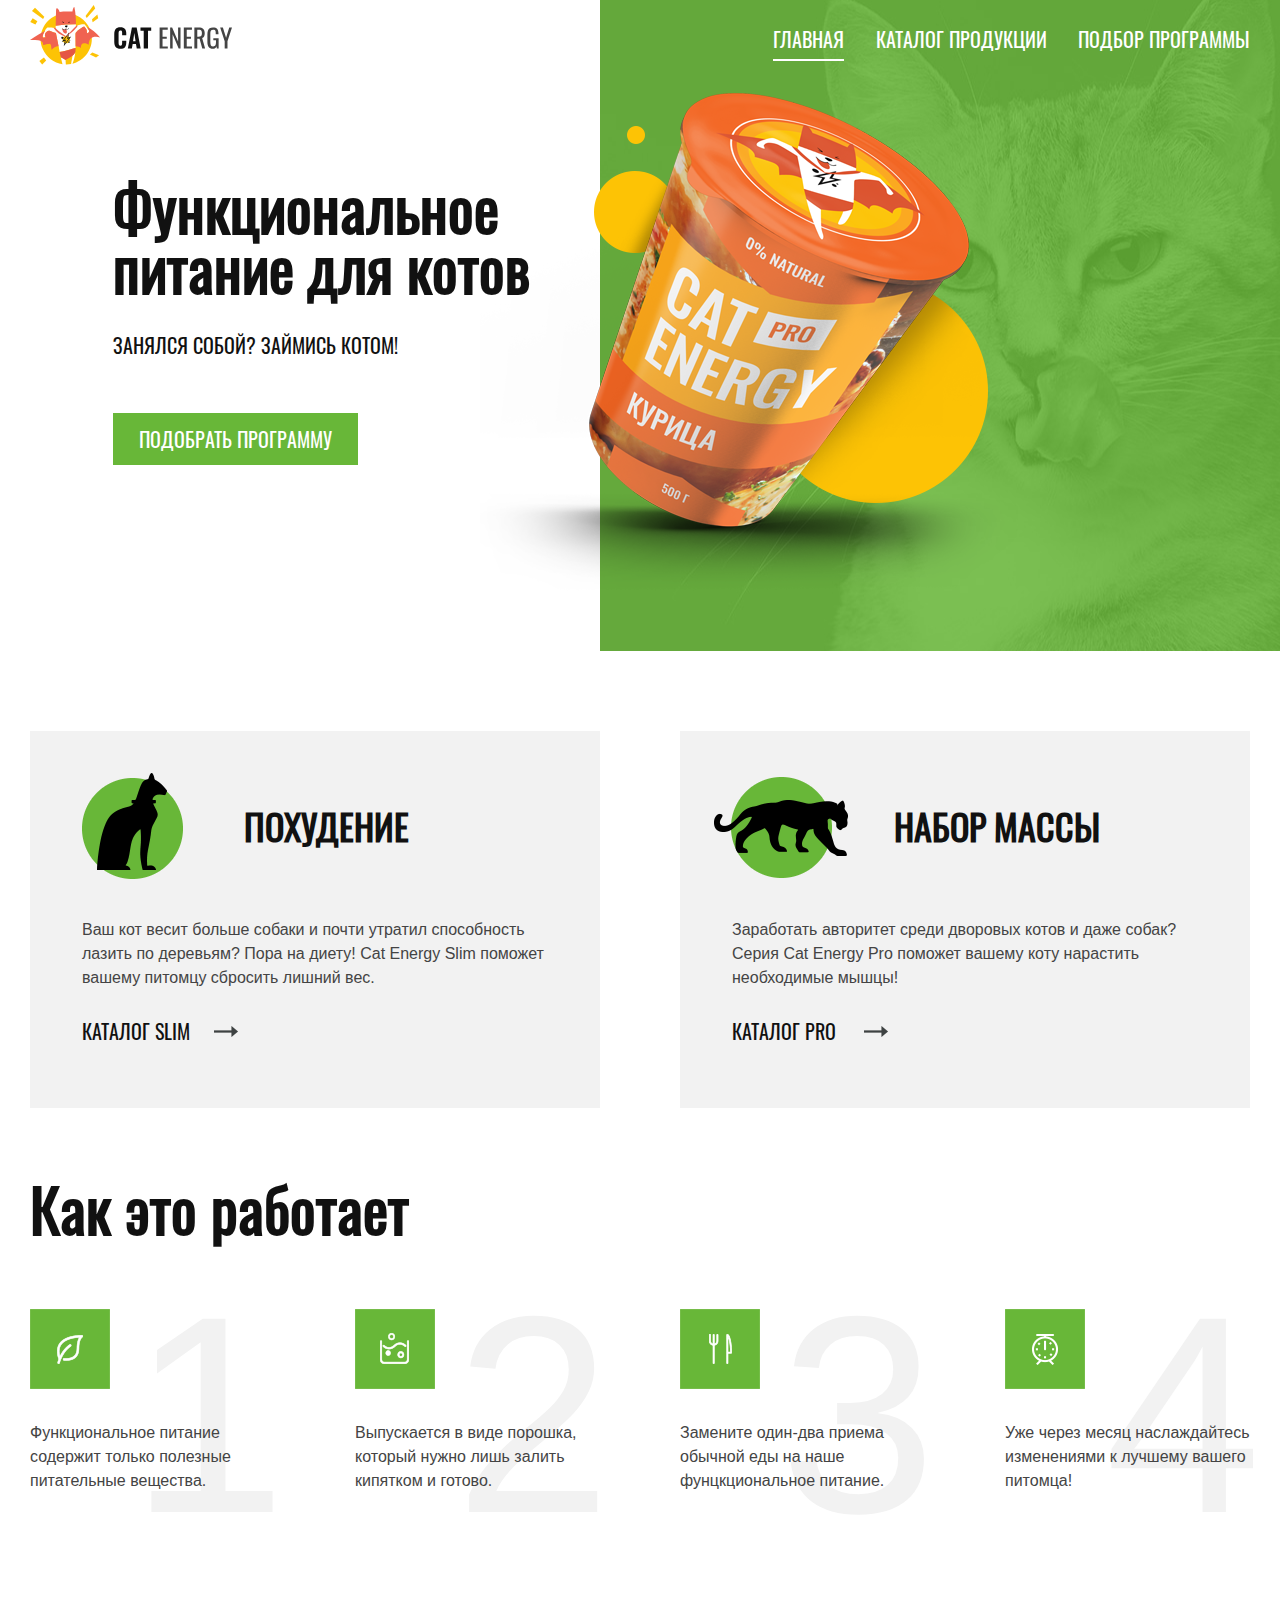
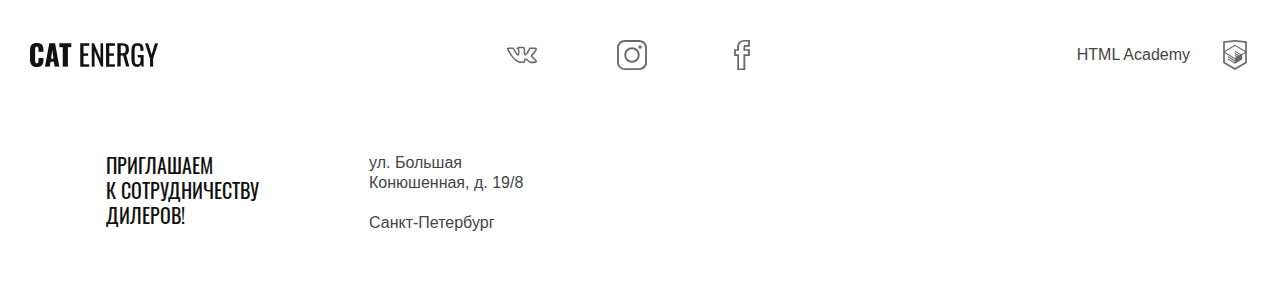
<file: index.html>
<!DOCTYPE html>
<html lang="ru">
  <head>
    <meta charset="UTF-8" />
    <meta http-equiv="X-UA-Compatible" content="IE=edge" />
    <meta name="viewport" content="width=device-width, initial-scale=1.0" />
    <title>Кошачья энергия</title>
    <link rel="stylesheet" href="./styles/index.css" />
    <link rel="manifest" href=".img//manifest.webmanifest"/>
    <link rel="icon" href="./img/favicon.ico" />
    <link rel="icon" href="./img/icon.svg" type="image/svg+xml" />
    <link rel="apple-touch-icon" href="./img/apple-touch-icon.png" />
    <script
      src="https://api-maps.yandex.ru/2.1/?apikey=64c6d996-a560-4a89-a3d6-53d2acb0ecc7&lang=ru_RU"
      type="text/javascript"
    ></script>
    <script src="./js/map.js"></script>
  </head>
  <body>
    <main class="main">
      <div class="main-screen main__wrapper">
        <div class="header__wrapper">
          <header class="header container">
            <a class="header__logo-link" href="#">
              <picture>
                <source
                  media="(max-width:667px)"
                  srcset="./img/logo-mobile.svg"
                />
                <source
                  media="(max-width:768px)"
                  srcset="./img/logo-tablet.svg"
                />

                <img
                  class="header__logo--desktop"
                  src="./img/logo_cat_energy.svg"
                  alt="Логотип Cat Energy"
                />
              </picture>
            </a>
            <img
              class="header__header__logo"
              src="./img/logo-mobile-header.svg"
              width="100"
              height="18"
              alt="Мобильное лого Cat Energy"
            />

            <nav class="header__nav" role="navigation">
              <div class="header__nav-toggle">
                <input type="checkbox" />
                <span></span>
                <span></span>
                <span></span>
                <ul class="header__nav--list">
                  <li class="header__item">
                    <a class="header__link header__link--active" href="#"
                      >Главная</a
                    >
                  </li>
                  <li class="header__item">
                    <a class="header__link" href="#">Каталог продукции</a>
                  </li>
                  <li class="header__item">
                    <a class="header__link" href="#">Подбор программы</a>
                  </li>
                </ul>
              </div>
            </nav>
          </header>
        </div>
        <div class="main-screen__content container">
          <div class="main-screen__text-wrapper">
            <h1 class="main-screen__title">Функциональное питание для котов</h1>
            <p class="main-screen__description">
              Занялся собой? Займись котом!
            </p>
            <img
              class="main-screen__product-tablet"
              src="./img/cat-energy-product.svg"
              width="709"
              height="609"
              alt="Упаковка Cat Energy"
            />
            <button class="main-screen__button button" type="button">
              Подобрать программу
            </button>
          </div>
          <img
            class="main-screen__product-desktop"
            src="./img/cat-energy-product.svg"
            width="552"
            height="500"
            alt="Упаковка Cat Energy"
          />
        </div>
      </div>
      <section class="categories container">
        <div class="categories__card">
          <h3 class="categories__subtitle">Похудение</h3>
          <p class="categories__description description">
            Ваш кот весит больше собаки и почти утратил способность лазить по
            деревьям? Пора на диету! Cat Energy Slim поможет вашему питомцу
            сбросить лишний вес.
          </p>
          <button class="categories__button button" type="button">
            Каталог Slim
          </button>
        </div>
        <div class="categories__card">
          <h3 class="categories__subtitle">Набор Массы</h3>
          <p class="categories__description description">
            Заработать авторитет среди дворовых котов и даже собак? Серия Cat
            Energy Pro поможет вашему коту нарастить необходимые мышцы!
          </p>
          <button class="categories__button button" type="button">
            Каталог Pro
          </button>
        </div>
      </section>

      <section class="advantages container">
        <h2 class="advantages__title title">Как это работает</h2>
        <ol class="advantages__list">
          <li class="advantages__description description">
            <p class="advantages__text">
              Функциональное питание содержит только полезные питательные
              вещества.
            </p>
          </li>
          <li class="advantages__description description">
            <p class="advantages__text">
              Выпускается в виде порошка, который нужно лишь залить кипятком и
              готово.
            </p>
          </li>
          <li class="advantages__description description">
            <p class="advantages__text">
              Замените один-два приема обычной еды на наше фунцкциональное
              питание.
            </p>
          </li>
          <li class="advantages__description description">
            <p class="advantages__text">
              Уже через месяц наслаждайтесь изменениями к лучшему вашего
              питомца!
            </p>
          </li>
        </ol>
      </section>

      <!-- <section class="example">
        <div class="container">
          <h2 class="example__title title">Живой пример</h2>
        </div>

        <div class="example__wrap">
          <div class="example__container">
            <div class="example__text-wrap">
              <p class="example__description description">
                Борис сбросил 5 кг за 2 месяца, просто заменив свой обычный корм
                на Cat Energy Slim. Отличный результат без изнуряющих
                тренировок! При этом он не менял своих привычек и по-прежнему
                спит по 16 часов в день.
              </p>
              <div class="example__shell">
                <div class="example__means">
                  <div class="example__mean line-weight">
                    <b class="example__main-text">5 кг</b>
                    <p class="example__secondary-text">снижение веса</p>
                  </div>
                  <div class="example__mean line-time">
                    <b class="example__main-text">60 дней</b>
                    <p class="example__secondary-text">затрачено времени</p>
                  </div>
                </div>
                <div class="example__total">
                  <p class="example__sum">Затраты на питание:</p>
                  <p class="example__sum">15 000 руб.</p>
                </div>
              </div>
            </div>

            <div class="example__slider-wrap">
              <div class="example__after">
                <img
                  class="example__after-cat"
                  src="./img/before-desktop.png"
                  alt="Форма кошки до"
                />
              </div>

              <div class="example__before">
                <img
                  class="example__before-cat"
                  src="./img/after-desktop.png"
                  alt="Форма кошки после"
                />
              </div>
              <div class="example__controls">
                <button class="example__btn" class="before" type="button">
                  Было
                </button>

                <input
                  type="range"
                  min="1"
                  max="100"
                  value="50"
                  class="slider"
                  class="myRange"
                />
                <button class="example__btn" class="after" type="button">
                  Стало
                </button>
              </div>
            </div>
          </div>
        </div>
      </section> -->

      <section class="maps">
        <div class="map__container">
          <div class="map__content">
            <p class="map__cooperation">
              Приглашаем <br />
              к сотрудничеству дилеров!
            </p>
            <div class="map__text-wrap">
              <p class="map__adress">ул. Большая Конюшенная, д. 19/8</p>
              <p class="map__adress">Санкт-Петербург</p>
            </div>
          </div>
        </div>

        <div class="map"></div>
      </section>
    </main>

    <footer class="footer">
      <div class="footer__wrapper container">
        <a class="footer__link" href="#">
          <img
            class="footer__logo"
            src="./img/footer-logo.svg"
            width="128"
            height="24"
            alt="Логотип Cat Energy"
          />
        </a>

        <ul class="footer-socials">
          <li class="footer__item">
            <a class="footer__link" href="#">
              <svg class="footer__img">
                <use xlink:href="./img/sprite.svg#icon-vk"></use>
              </svg>
            </a>
          </li>
          <li class="footer__item">
            <a class="footer__link" href="#">
              <svg class="footer__img">
                <use xlink:href="./img/sprite.svg#icon-insta"></use>
              </svg>
            </a>
          </li>
          <li class="footer__item">
            <a class="footer__link" href="#">
              <svg class="footer__img">
                <use xlink:href="./img/sprite.svg#icon-fb"></use>
              </svg>
            </a>
          </li>
        </ul>
        <div class="footer__copyright copyright">
          <p class="copyright__text">HTML Academy</p>
          <a class="copyright__link" href="#"
            ><svg class="footer__img">
              <use xlink:href="./img/sprite.svg#logo-htmlacademy"></use>
            </svg>
          </a>
        </div>
      </div>
    </footer>
    <script src="./js/slider.js"></script>
  </body>
</html>
</file>
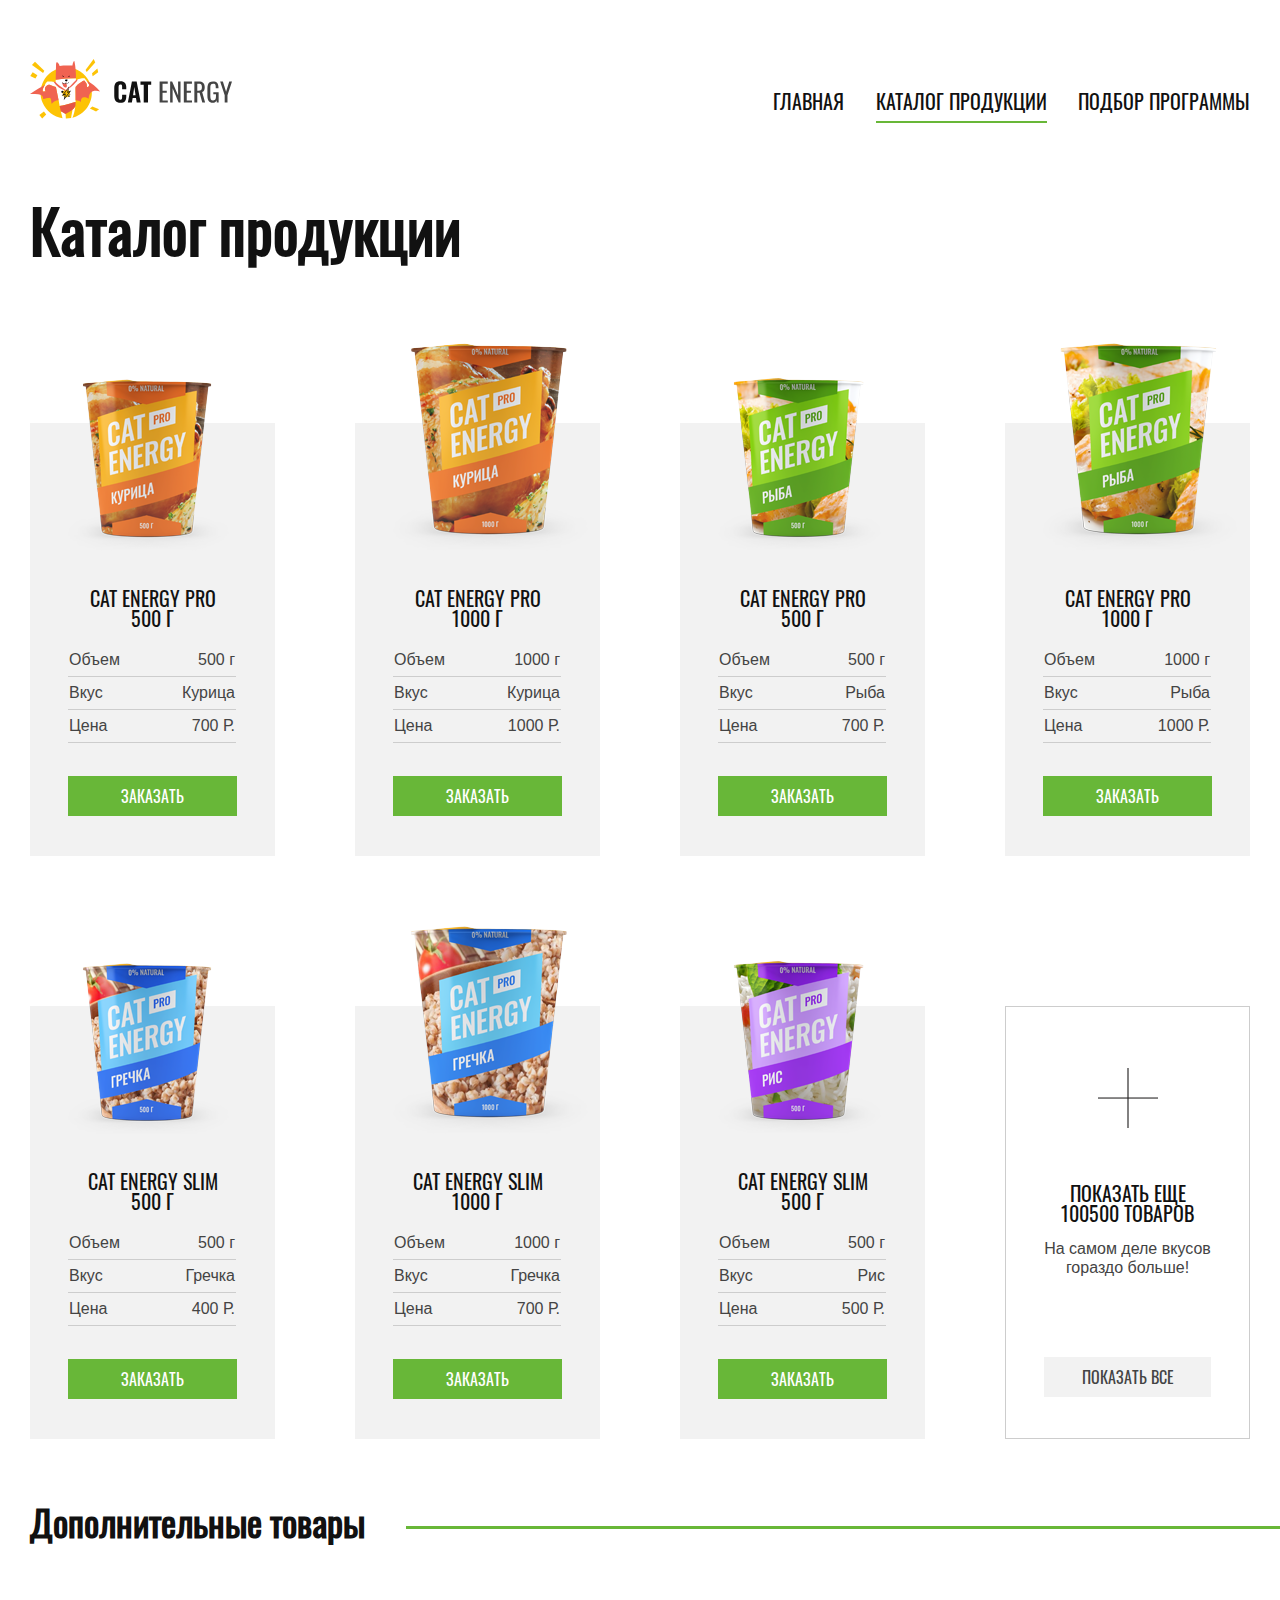
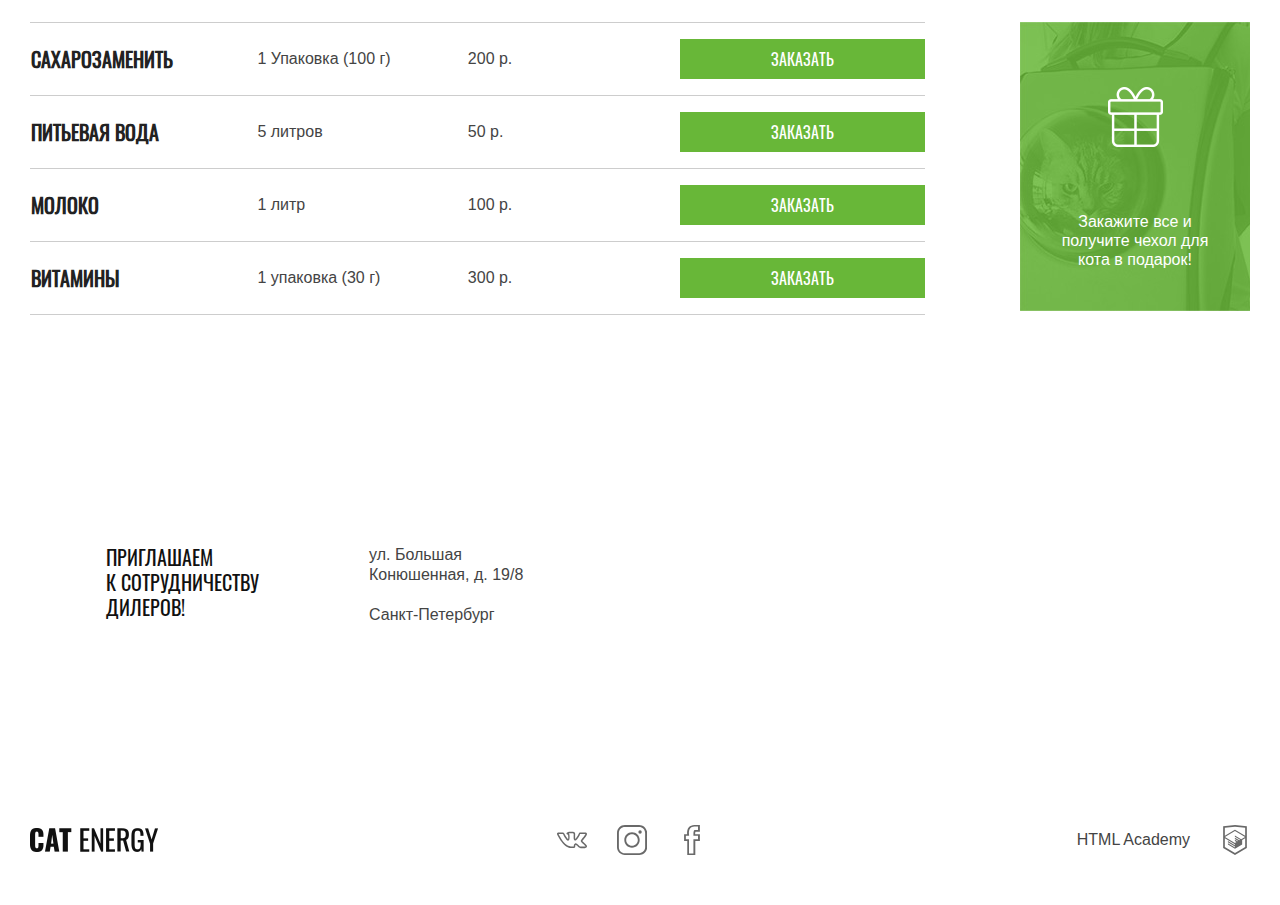
<file: catalog/index.html>
<!DOCTYPE html>
<html lang="ru">
  <head>
    <meta charset="UTF-8" />
    <meta http-equiv="X-UA-Compatible" content="IE=edge" />
    <meta name="viewport" content="width=device-width, initial-scale=1.0" />
    <title>Каталог</title>
    <link rel="stylesheet" href="./styles/index.css" />
    <link rel="manifest" href="..img//manifest.webmanifest" />
    <link rel="icon" href="../img/favicon.ico" />
    <link rel="icon" href="../img/icon.svg" type="image/svg+xml" />
    <link rel="apple-touch-icon" href="../img/apple-touch-icon.png" />
    <script
      src="https://api-maps.yandex.ru/2.1/?apikey=64c6d996-a560-4a89-a3d6-53d2acb0ecc7&lang=ru_RU"
      type="text/javascript"
    ></script>
    <script src="./js/map.js"></script>
  </head>
  <body>
    <main class="main">
      <div class="header__wrapper">
        <header class="header container">
          <a class="header__logo-link" href="#">
            <picture>
              <source
                media="(max-width:667px)"
                srcset="../img/logo-mobile.svg"
              />
              <source
                media="(max-width:768px)"
                srcset="../img/logo-tablet.svg"
              />

              <img
                class="header__logo--desktop"
                src="../img/logo_cat_energy.svg"
                alt="Логотип Cat Energy"
              />
            </picture>
          </a>
          <img
            class="header__header__logo"
            src="../img/logo-mobile-header.svg"
            width="100"
            height="18"
            alt="Мобильное лого Cat Energy"
          />

          <nav class="header__nav" role="navigation">
            <div class="header__nav-toggle">
              <input type="checkbox" />
              <span></span>
              <span></span>
              <span></span>
              <ul class="header__nav--list">
                <li class="header__item">
                  <a class="header__link" href="#">Главная</a>
                </li>
                <li class="header__item">
                  <a class="header__link header__link--active" href="#"
                    >Каталог продукции</a
                  >
                </li>
                <li class="header__item">
                  <a class="header__link" href="#">Подбор программы</a>
                </li>
              </ul>
            </div>
          </nav>
        </header>
      </div>

      <section class="catalog container">
        <h2 class="catalog__title title">Каталог продукции</h2>
        <ul class="catalog__list">
          <li class="catalog__item">
            <div class="catalog__pic-align">
              <img
                class="catalog__picture"
                src="../img/catalog-chicken-500.svg"
                width="161"
                height="172"
                alt="Вкус курицы упаковка 500 грамм"
              />
            </div>
            <b class="catalog__name">Cat Energy PRO 500 г</b>

            <table class="catalog__table">
              <tr class="catalog__string">
                <td class="catalog__cell">Объем</td>
                <td class="catalog__cell">500 г</td>
              </tr>
              <tr class="catalog__string">
                <td class="catalog__cell">Вкус</td>
                <td class="catalog__cell">Курица</td>
              </tr>
              <tr class="catalog__string">
                <td class="catalog__cell">Цена</td>
                <td class="catalog__cell">700 Р.</td>
              </tr>
            </table>
            <button class="catalog__btn button" type="button">Заказать</button>
          </li>
          <li class="catalog__item">
            <div class="catalog__pic-align">
              <img
                class="catalog__picture"
                src="../img/catalog-chicken-1000.svg"
                width="195"
                height="208"
                alt="Вкус курицы упаковка 1000 грамм"
              />
            </div>

            <b class="catalog__name">Cat Energy PRO 1000 г</b>

            <table class="catalog__table">
              <tr class="catalog__string">
                <td class="catalog__cell">Объем</td>
                <td class="catalog__cell">1000 г</td>
              </tr>
              <tr class="catalog__string">
                <td class="catalog__cell">Вкус</td>
                <td class="catalog__cell">Курица</td>
              </tr>
              <tr class="catalog__string">
                <td class="catalog__cell">Цена</td>
                <td class="catalog__cell">1000 Р.</td>
              </tr>
            </table>
            <button class="catalog__btn button" type="button">Заказать</button>
          </li>
          <li class="catalog__item">
            <div class="catalog__pic-align">
              <img
                class="catalog__picture"
                src="../img/catalog-fish-500.svg"
                width="163"
                height="174"
                alt="Вкус рыбы упаковка 500 грамм"
              />
              <b class="catalog__name">Cat Energy PRO 500 г</b>
            </div>

            <table class="catalog__table">
              <tr class="catalog__string">
                <td class="catalog__cell">Объем</td>
                <td class="catalog__cell">500 г</td>
              </tr>
              <tr class="catalog__string">
                <td class="catalog__cell">Вкус</td>
                <td class="catalog__cell">Рыба</td>
              </tr>
              <tr class="catalog__string">
                <td class="catalog__cell">Цена</td>
                <td class="catalog__cell">700 Р.</td>
              </tr>
            </table>
            <button class="catalog__btn button" type="button">Заказать</button>
          </li>
          <li class="catalog__item">
            <div class="catalog__pic-align">
              <img
                class="catalog__picture"
                src="../img/catalog-fish-1000.svg"
                width="194"
                height="208"
                alt="Вкус рыбы упаковка 1000 грамм"
              />
            </div>
            <b class="catalog__name">Cat Energy PRO 1000 г</b>

            <table class="catalog__table">
              <tr class="catalog__string">
                <td class="catalog__cell">Объем</td>
                <td class="catalog__cell">1000 г</td>
              </tr>
              <tr class="catalog__string">
                <td class="catalog__cell">Вкус</td>
                <td class="catalog__cell">Рыба</td>
              </tr>
              <tr class="catalog__string">
                <td class="catalog__cell">Цена</td>
                <td class="catalog__cell">1000 Р.</td>
              </tr>
            </table>
            <button class="catalog__btn button" type="button">Заказать</button>
          </li>
          <li class="catalog__item">
            <div class="catalog__pic-align">
              <img
                class="catalog__picture"
                src="../img/catalog-buckwheat-500.svg"
                width="161"
                height="171"
                alt="Вкус гречи упаковка 500 грамм"
              />
            </div>
            <b class="catalog__name">Cat Energy SLIM 500 г</b>

            <table class="catalog__table">
              <tr class="catalog__string">
                <td class="catalog__cell">Объем</td>
                <td class="catalog__cell">500 г</td>
              </tr>
              <tr class="catalog__string">
                <td class="catalog__cell">Вкус</td>
                <td class="catalog__cell">Гречка</td>
              </tr>
              <tr class="catalog__string">
                <td class="catalog__cell">Цена</td>
                <td class="catalog__cell">400 Р.</td>
              </tr>
            </table>
            <button class="catalog__btn button" type="button">Заказать</button>
          </li>
          <li class="catalog__item">
            <div class="catalog__pic-align">
              <img
                class="catalog__picture"
                src="../img/catalog-buckwheat-1000.svg"
                width="195"
                height="208"
                alt="Вкус гречи упаковка 1000 грамм"
              />
            </div>
            <b class="catalog__name">Cat Energy SLIM 1000 г</b>

            <table class="catalog__table">
              <tr class="catalog__string">
                <td class="catalog__cell">Объем</td>
                <td class="catalog__cell">1000 г</td>
              </tr>
              <tr class="catalog__string">
                <td class="catalog__cell">Вкус</td>
                <td class="catalog__cell">Гречка</td>
              </tr>
              <tr class="catalog__string">
                <td class="catalog__cell">Цена</td>
                <td class="catalog__cell">700 Р.</td>
              </tr>
            </table>
            <button class="catalog__btn button" type="button">Заказать</button>
          </li>
          <li class="catalog__item">
            <div class="catalog__pic-align">
              <img
                class="catalog__picture"
                src="../img/catalog-rice-500.svg"
                width="163"
                height="174"
                alt="Вкус риса упаковка 500 грамм"
              />
            </div>
            <b class="catalog__name">Cat Energy SLIM 500 г</b>

            <table class="catalog__table">
              <tr class="catalog__string">
                <td class="catalog__cell">Объем</td>
                <td class="catalog__cell">500 г</td>
              </tr>
              <tr class="catalog__string">
                <td class="catalog__cell">Вкус</td>
                <td class="catalog__cell">Рис</td>
              </tr>
              <tr class="catalog__string">
                <td class="catalog__cell">Цена</td>
                <td class="catalog__cell">500 Р.</td>
              </tr>
            </table>
            <button class="catalog__btn button" type="button">Заказать</button>
          </li>
          <li class="catalog__item">
            <img
              class="catalog__plus"
              src="../img/plus.svg"
              width="60"
              height="60"
              alt="Вкус риса упаковка 500 грамм"
            />
            <b class="catalog__name catalog__product"
              >Показать еще 100500 товаров</b
            >
            <p class="catalog__description">
              На самом деле вкусов гораздо больше!
            </p>
            <button class="catalog__btn--disabled button" type="button">
              Показать все
            </button>
          </li>
        </ul>
      </section>

      <section class="more-goods">
        <div class="more-goods__line"></div>
        <div class="more-goods__wrapper container">
          <h3 class="more-goods__title">Дополнительные товары</h3>

          <div class="more-goods__flex-cont">
            <table class="more-goods__table">
              <tr class="more-goods__row">
                <th class="more-goods__name" id="more-goods__name-1">
                  Сахарозаменить
                </th>
                <td class="more-goods__cell">1 Упаковка (100 г)</td>
                <td class="more-goods__cell">200 р.</td>
                <td class="more-goods__cell">
                  <button
                    class="more-goods__btn button"
                    type="button"
                    id="more-goods__btn-1"
                  >
                    Заказать
                  </button>
                </td>
              </tr>
              <tr class="more-goods__row">
                <th class="more-goods__name" id="more-goods__name-2">
                  Питьевая вода
                </th>
                <td class="more-goods__cell">5 литров</td>
                <td class="more-goods__cell">50 р.</td>
                <td class="more-goods__cell">
                  <button
                    class="more-goods__btn button"
                    type="button"
                    id="more-goods__btn-2"
                  >
                    Заказать
                  </button>
                </td>
              </tr>
              <tr class="more-goods__row">
                <th class="more-goods__name" id="more-goods__name-3">Молоко</th>
                <td class="more-goods__cell">1 литр</td>
                <td class="more-goods__cell">100 р.</td>
                <td class="more-goods__cell">
                  <button
                    class="more-goods__btn button"
                    type="button"
                    id="more-goods__btn-3"
                  >
                    Заказать
                  </button>
                </td>
              </tr>
              <tr class="more-goods__row">
                <th class="more-goods__name" id="more-goods__name-4">
                  Витамины
                </th>
                <td class="more-goods__cell">1 упаковка (30 г)</td>
                <td class="more-goods__cell">300 р.</td>
                <td class="more-goods__cell">
                  <button
                    class="more-goods__btn button"
                    type="button"
                    id="more-goods__btn-4"
                  >
                    Заказать
                  </button>
                </td>
              </tr>
            </table>
            <div class="more-goods__gift">
              <img
                class="more-goods__gift-pic"
                src="../img/gift.svg"
                width="55"
                height="65"
                alt="Подарок"
              />
              <p class="more-goods__offer">
                Закажите все и получите чехол для кота в подарок!
              </p>
            </div>
          </div>
        </div>
      </section>

      <section class="maps">
        <div class="map__container">
          <div class="map__content">
            <p class="map__cooperation">
              Приглашаем <br />
              к сотрудничеству дилеров!
            </p>
            <div class="map__text-wrap">
              <p class="map__adress">ул. Большая Конюшенная, д. 19/8</p>
              <p class="map__adress">Санкт-Петербург</p>
            </div>
          </div>
        </div>

        <div id="map"></div>
      </section>
    </main>
    <footer class="footer">
      <div class="footer__wrapper container">
        <a class="footer__link" href="#">
          <img
            class="footer__logo"
            src="../img/footer-logo.svg"
            width="128"
            height="24"
            alt="Логотип Cat Energy"
          />
        </a>

        <ul class="footer-socials">
          <li class="footer__item">
            <a class="footer__link" href="#">
              <svg class="footer__img">
                <use xlink:href="../img/sprite.svg#icon-vk"></use>
              </svg>
            </a>
          </li>
          <li class="footer__item">
            <a class="footer__link" href="#">
              <svg class="footer__img">
                <use xlink:href="../img/sprite.svg#icon-insta"></use>
              </svg>
            </a>
          </li>
          <li class="footer__item">
            <a class="footer__link" href="#">
              <svg class="footer__img">
                <use xlink:href="../img/sprite.svg#icon-fb"></use>
              </svg>
            </a>
          </li>
        </ul>
        <div class="footer__copyright copyright">
          <p class="copyright__text">HTML Academy</p>
          <a class="copyright__link" href="#"
            ><svg class="footer__img">
              <use xlink:href="../img/sprite.svg#logo-htmlacademy"></use>
            </svg>
          </a>
        </div>
      </div>
    </footer>
  </body>
</html>
</file>
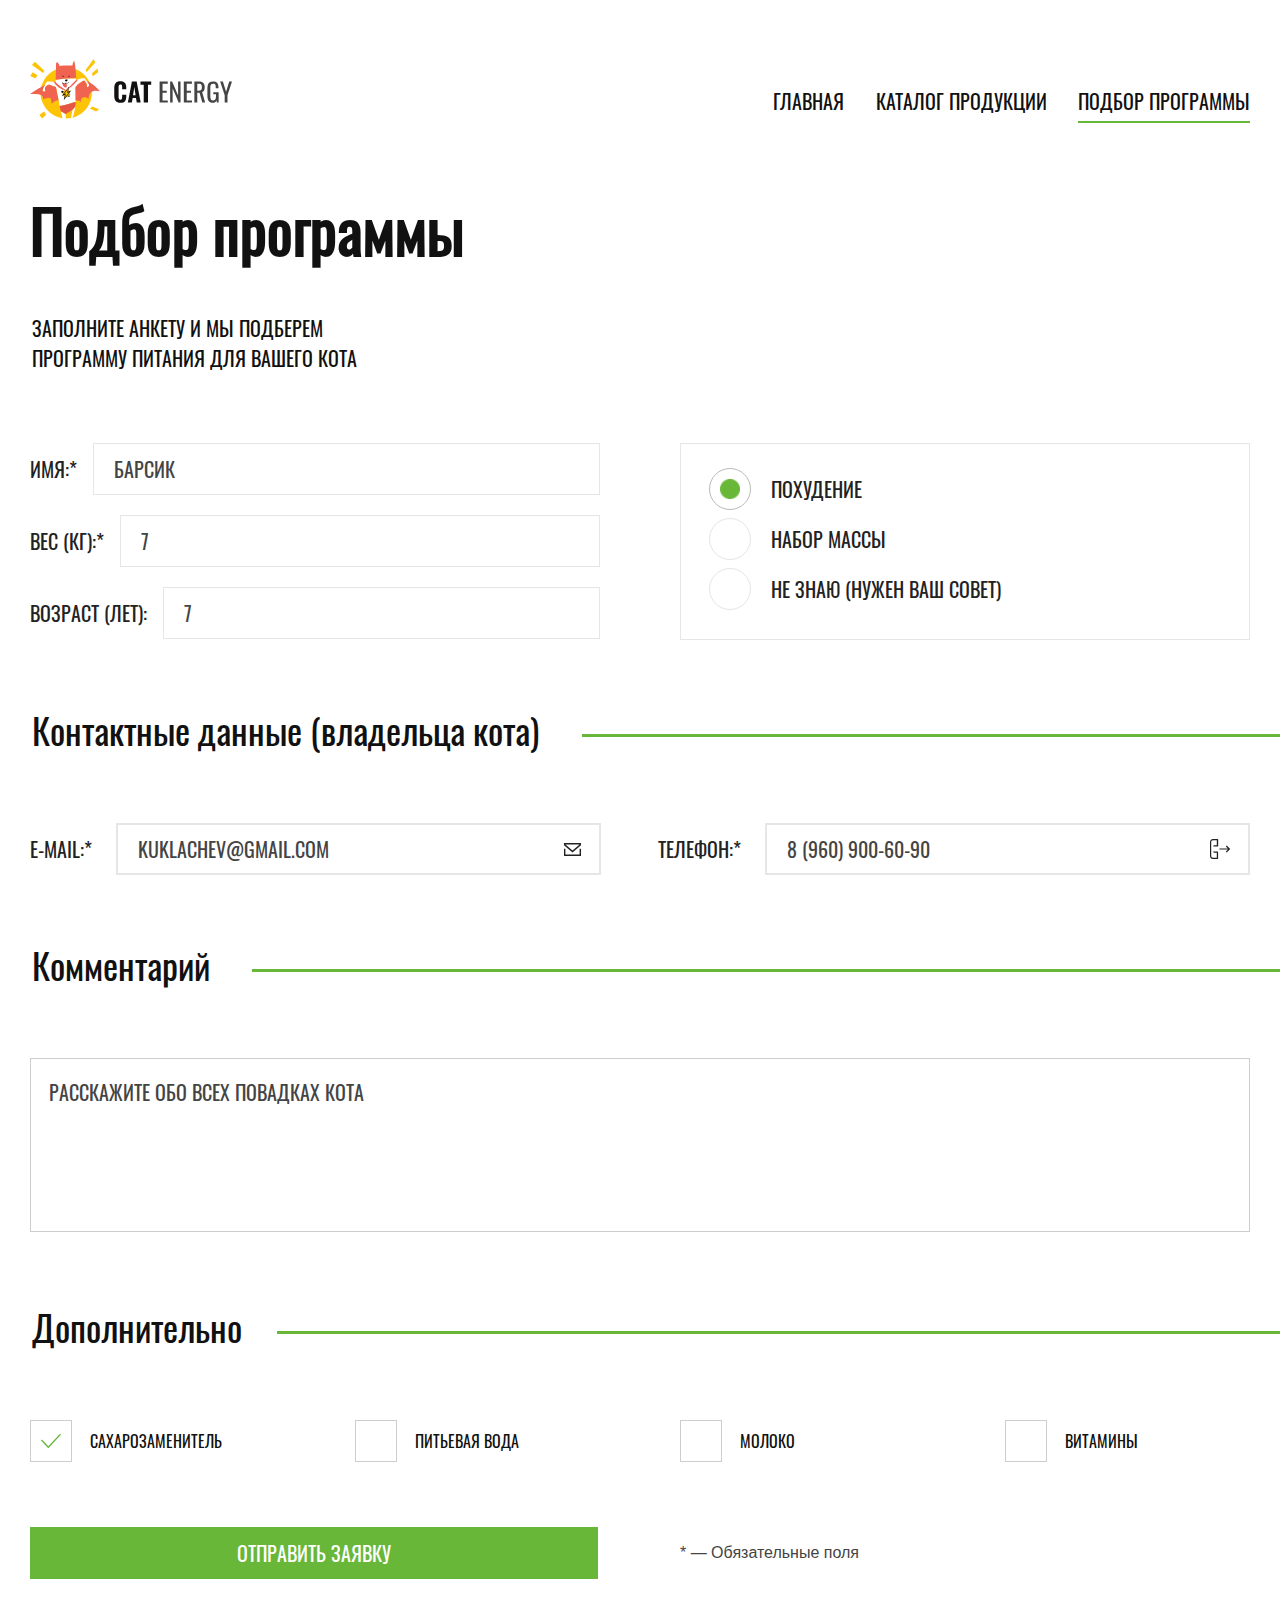
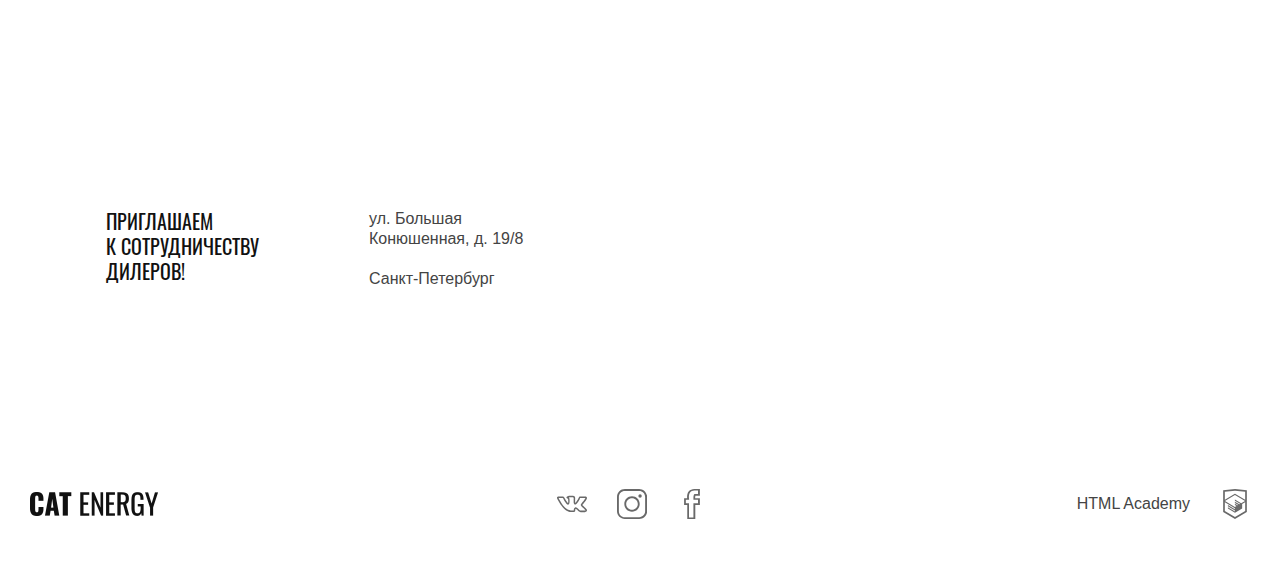
<file: program/index.html>
<!DOCTYPE html>
<html lang="ru">
  <head>
    <meta charset="UTF-8" />
    <meta http-equiv="X-UA-Compatible" content="IE=edge" />
    <meta name="viewport" content="width=device-width, initial-scale=1.0" />
    <title>Подбор программы</title>
    <link rel="stylesheet" href="./styles/index.css" />
    <link rel="manifest" href="..img//manifest.webmanifest"/>
    <link rel="icon" href="../img/favicon.ico" />
    <link rel="icon" href="../img/icon.svg" type="image/svg+xml" />
    <link rel="apple-touch-icon" href="../img/apple-touch-icon.png" />
    <script
      src="https://api-maps.yandex.ru/2.1/?apikey=64c6d996-a560-4a89-a3d6-53d2acb0ecc7&lang=ru_RU"
      type="text/javascript"
    ></script>
    <script src="./js/map.js"></script>
  </head>
  <body>
    <main class="main">
      <div class="header__wrapper">
        <header class="header container">
          <a class="header__logo-link" href="#">
            <picture>
              <source
                media="(max-width:667px)"
                srcset="../img/logo-mobile.svg"
              />
              <source
                media="(max-width:812px)"
                srcset="../img/logo-tablet.svg"
              />

              <img
                class="header__logo--desktop"
                src="../img/logo_cat_energy.svg"
                alt="Логотип Cat Energy"
              />
            </picture>
          </a>
          <img
            class="header__header__logo"
            src="../img/logo-mobile-header.svg"
            width="100"
            height="18"
            alt="Мобильное лого Cat Energy"
          />

          <nav class="header__nav" role="navigation">
            <div class="header__nav-toggle">
              <input type="checkbox" />
              <span></span>
              <span></span>
              <span></span>
              <ul class="header__nav--list">
                <li class="header__item">
                  <a class="header__link" href="#">Главная</a>
                </li>
                <li class="header__item">
                  <a class="header__link" href="#">Каталог продукции</a>
                </li>
                <li class="header__item">
                  <a class="header__link header__link--active" href="#"
                    >Подбор программы</a
                  >
                </li>
              </ul>
            </div>
          </nav>
        </header>
      </div>

      <div class="select-program container">
        <h2 class="select-program__title title">Подбор программы</h2>
        <form class="select-program__form" action="" method="GET">
          <legend class="select-program__decription">
            Заполните анкету и мы подберем программу питания для вашего кота
          </legend>
          <div class="select-program__wrap">
            <ul class="select-program__input-data">
              <li class="select-program__item">
                <label class="select-program__text" for="name">Имя:*</label>
                <input
                  class="select-program__input"
                  id="name"
                  type="text"
                  name="name"
                  placeholder="Барсик"
                />
              </li>
              <li class="select-program__item">
                <label class="select-program__text" for="weight"
                  >Вес (кг):*</label
                >
                <input
                  class="select-program__input"
                  id="weight"
                  type="number"
                  name="weight"
                  placeholder="7"
                />
              </li>
              <li class="select-program__item">
                <label class="select-program__text" for="age"
                  >Возраст (лет):</label
                >
                <input
                  class="select-program__input"
                  id="age"
                  type="number"
                  name="age"
                  placeholder="7"
                />
              </li>
            </ul>
            <ul class="select-program__radio-data">
              <li class="select-program__item-radio">
                <input
                  class="select-program__radio"
                  id="slimming"
                  type="radio"
                  name="target"
                  checked
                />
                <label class="select-program__text" for="slimming"
                  >Похудение</label
                >
              </li>
              <li class="select-program__item-radio">
                <input
                  class="select-program__radio"
                  id="weight-gain"
                  type="radio"
                  name="target"
                />
                <label class="select-program__text" for="weight-gain"
                  >Набор массы</label
                >
              </li>
              <li class="select-program__item-radio">
                <input
                  class="select-program__radio"
                  id="not-know"
                  type="radio"
                  name="target"
                />
                <label class="select-program__text" for="not-know"
                  >Не знаю (Нужен ваш совет)</label
                >
              </li>
            </ul>
          </div>

          <fieldset class="contacts">
            <div class="subtitle__line contacts__subtitle__line"></div>
            <legend class="contacts__subtitle subtitle">
              Контактные данные (владельца кота)
            </legend>
            <ul class="contacts__data" role="none">
              <li class="contacts__item">
                <label class="contacts__text" for="mail">E-mail:*</label>
                <input
                  class="contacts__input"
                  id="mail"
                  type="email"
                  name="mail"
                  placeholder="kuklachev@gmail.com"
                />
                <svg class="contacts__pic-mail">
                  <use xlink:href="../img/sprite.svg#icon-mail"></use>
                </svg>
              </li>
              <li class="contacts__item">
                <label class="contacts__text" for="phone">Телефон:*</label>
                <input
                  class="contacts__input"
                  id="phone"
                  type="tel"
                  name="phone"
                  placeholder="8 (960) 900-60-90"
                />
                <svg class="contacts__pic-phone">
                  <use xlink:href="../img/sprite.svg#icon-phone"></use>
                </svg>
              </li>
            </ul>
          </fieldset>

          <fieldset class="comments">
            <div class="subtitle__line"></div>
            <legend class="comments__subtitle subtitle">Комментарий</legend>
            <textarea
              class="comments__textarea"
              name="text"
              placeholder="Расскажите обо всех повадках кота"
            ></textarea>
          </fieldset>

          <fieldset class="additionally">
            <div class="subtitle__line"></div>
            <legend class="additionally__subtitle subtitle">
              Дополнительно
            </legend>
            <ul class="additionally__list">
              <li class="additionally__item">
                <input
                  class="additionally__input"
                  id="sweetener"
                  type="checkbox"
                  name="sweetener"
                  checked
                />
                <label class="additionally__text" for="sweetener"
                  >Сахарозаменитель</label
                >
              </li>
              <li class="additionally__item">
                <input
                  class="additionally__input"
                  id="water"
                  type="checkbox"
                  name="water"
                />
                <label class="additionally__text" for="water"
                  >Питьевая вода</label
                >
              </li>
              <li class="additionally__item">
                <input
                  class="additionally__input"
                  id="milk"
                  type="checkbox"
                  name="milk"
                />
                <label class="additionally__text" for="milk">Молоко</label>
              </li>
              <li class="additionally__item">
                <input
                  class="additionally__input"
                  id="vitamins"
                  type="checkbox"
                  name="vitamins"
                />
                <label class="additionally__text" for="vitamins"
                  >Витамины</label
                >
              </li>
            </ul>
          </fieldset>
          <div class="select-program__submit">
            <input
              class="select-program__btn button"
              type="submit"
              value="Отправить заявку"
            />
            <p class="select-program__required-fields">* — Обязательные поля</p>
          </div>
        </form>
      </div>

      <section class="maps">
        <div class="map__container">
          <div class="map__content">
            <p class="map__cooperation">
              Приглашаем <br />
              к сотрудничеству дилеров!
            </p>
            <div class="map__text-wrap">
              <p class="map__adress">ул. Большая Конюшенная, д. 19/8</p>
              <p class="map__adress">Санкт-Петербург</p>
            </div>
          </div>
        </div>

        <div id="map"></div>
      </section>
    </main>
    <footer class="footer">
      <div class="footer__wrapper container">
        <a class="footer__link" href="#">
          <img
            class="footer__logo"
            src="../img/footer-logo.svg"
            width="128"
            height="24"
            alt="Логотип Cat Energy"
          />
        </a>

        <ul class="footer-socials">
          <li class="footer__item">
            <a class="footer__link" href="#">
              <svg class="footer__img">
                <use xlink:href="../img/sprite.svg#icon-vk"></use>
              </svg>
            </a>
          </li>
          <li class="footer__item">
            <a class="footer__link" href="#">
              <svg class="footer__img">
                <use xlink:href="../img/sprite.svg#icon-insta"></use>
              </svg>
            </a>
          </li>
          <li class="footer__item">
            <a class="footer__link" href="#">
              <svg class="footer__img">
                <use xlink:href="../img/sprite.svg#icon-fb"></use>
              </svg>
            </a>
          </li>
        </ul>
        <div class="footer__copyright copyright">
          <p class="copyright__text">HTML Academy</p>
          <a class="copyright__link" href="#"
            ><svg class="footer__img">
              <use xlink:href="../img/sprite.svg#logo-htmlacademy"></use>
            </svg>
          </a>
        </div>
      </div>
    </footer>
  </body>
</html>
</file>
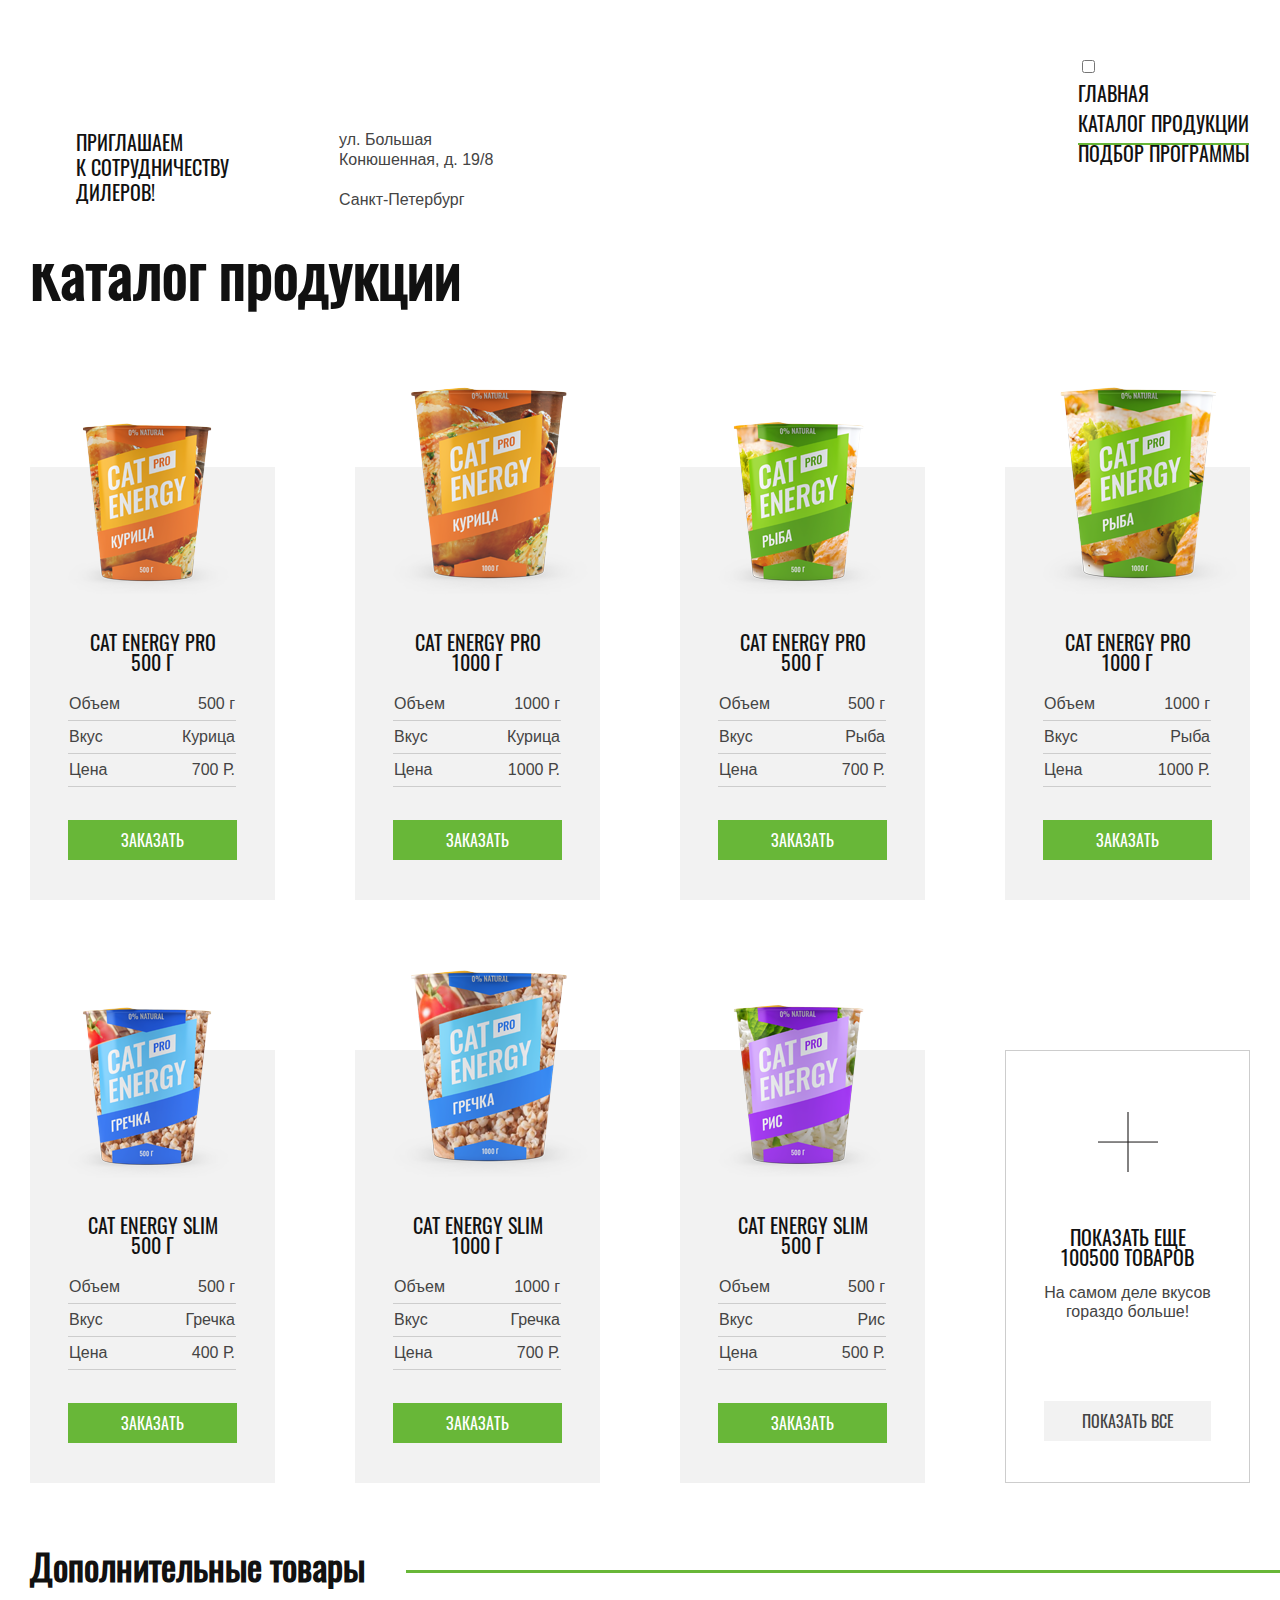
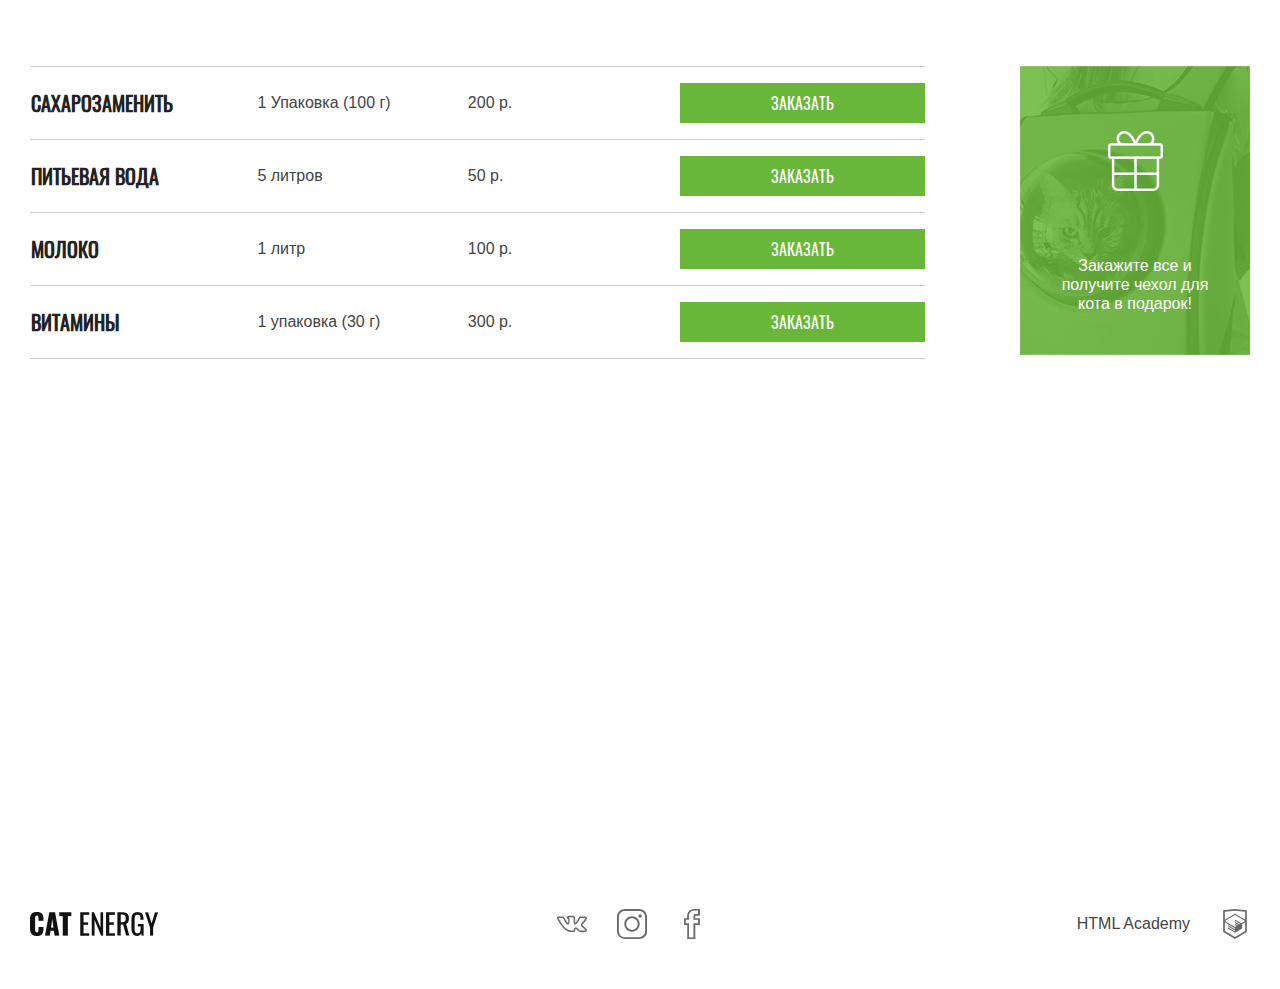
<file: catalog/catalog.html>
<!DOCTYPE html>
<html lang="ru">
  <head>
    <meta charset="UTF-8" />
    <meta http-equiv="X-UA-Compatible" content="IE=edge" />
    <meta name="viewport" content="width=device-width, initial-scale=1.0" />
    <title>Каталог</title>
    <link rel="stylesheet" href="./styles/index.css" />
    <script
      src="https://api-maps.yandex.ru/2.1/?apikey=64c6d996-a560-4a89-a3d6-53d2acb0ecc7&lang=ru_RU"
      type="text/javascript"
    ></script>
    <script src="./js/map.js"></script>
  </head>
  <body>
    <main class="main">
      <div class="header__wrapper">
        <header class="header container">
          <a class="header__logo-link" href="#">
            <picture>
              <source
                media="(max-width:667px)"
                srcset="../img/logo-mobile.svg"
              />
              <source
                media="(max-width:768px)"
                srcset="../img/logo-tablet.svg"
              />

              <img
                class="header__logo--desktop"
                src="../img/logo_cat_energy.svg"
                alt="Логотип Cat Energy"
              />
            </picture>
          </a>
          <img
            class="header__header__logo"
            src="../img/logo-mobile-header.svg"
            width="100"
            height="18"
            alt="Мобильное лого Cat Energy"
          />

          <nav class="header__nav" role="navigation">
            <div id="header__nav__toggle">
              <input type="checkbox" />
              <span></span>
              <span></span>
              <span></span>
              <ul id="header__nav--list">
                <li class="header__item">
                  <a class="header__link" href="#"
                    >Главная</a
                  >
                </li>
                <li class="header__item">
                  <a class="header__link  header__link--active" href="#">Каталог продукции</a>
                </li>
                <li class="header__item">
                  <a class="header__link" href="#">Подбор программы</a>
                </li>
              </ul>
            </div>
          </nav>
        </header>
      </div>

      <section class="catalog container">
        <h2 class="catalog__title title">Каталог продукции</h2>
        <ul class="catalog__list">
          <li class="catalog__item">
            <div class="catalog__pic-align">
              <img
                class="catalog__picture"
                src="../img/catalog-chicken-500.svg"
                width="161"
                height="172"
                alt="Вкус курицы упаковка 500 грамм"
              />
            </div>
            <b class="catalog__name">Cat Energy PRO 500 г</b>

            <table class="catalog__table">
              <tr class="catalog__string">
                <td class="catalog__cell">Объем</td>
                <td class="catalog__cell">500 г</td>
              </tr>
              <tr class="catalog__string">
                <td class="catalog__cell">Вкус</td>
                <td class="catalog__cell">Курица</td>
              </tr>
              <tr class="catalog__string">
                <td class="catalog__cell">Цена</td>
                <td class="catalog__cell">700 Р.</td>
              </tr>
            </table>
            <button class="catalog__btn button" type="button">Заказать</button>
          </li>
          <li class="catalog__item">
            <div class="catalog__pic-align">
              <img
                class="catalog__picture"
                src="../img/catalog-chicken-1000.svg"
                width="195"
                height="208"
                alt="Вкус курицы упаковка 1000 грамм"
              />
            </div>

            <b class="catalog__name">Cat Energy PRO 1000 г</b>

            <table class="catalog__table">
              <tr class="catalog__string">
                <td class="catalog__cell">Объем</td>
                <td class="catalog__cell">1000 г</td>
              </tr>
              <tr class="catalog__string">
                <td class="catalog__cell">Вкус</td>
                <td class="catalog__cell">Курица</td>
              </tr>
              <tr class="catalog__string">
                <td class="catalog__cell">Цена</td>
                <td class="catalog__cell">1000 Р.</td>
              </tr>
            </table>
            <button class="catalog__btn button" type="button">Заказать</button>
          </li>
          <li class="catalog__item">
            <div class="catalog__pic-align">
              <img
                class="catalog__picture"
                src="../img/catalog-fish-500.svg"
                width="163"
                height="174"
                alt="Вкус рыбы упаковка 500 грамм"
              />
              <b class="catalog__name">Cat Energy PRO 500 г</b>
            </div>

            <table class="catalog__table">
              <tr class="catalog__string">
                <td class="catalog__cell">Объем</td>
                <td class="catalog__cell">500 г</td>
              </tr>
              <tr class="catalog__string">
                <td class="catalog__cell">Вкус</td>
                <td class="catalog__cell">Рыба</td>
              </tr>
              <tr class="catalog__string">
                <td class="catalog__cell">Цена</td>
                <td class="catalog__cell">700 Р.</td>
              </tr>
            </table>
            <button class="catalog__btn button" type="button">Заказать</button>
          </li>
          <li class="catalog__item">
            <div class="catalog__pic-align">
              <img
                class="catalog__picture"
                src="../img/catalog-fish-1000.svg"
                width="194"
                height="208"
                alt="Вкус рыбы упаковка 1000 грамм"
              />
            </div>
            <b class="catalog__name">Cat Energy PRO 1000 г</b>

            <table class="catalog__table">
              <tr class="catalog__string">
                <td class="catalog__cell">Объем</td>
                <td class="catalog__cell">1000 г</td>
              </tr>
              <tr class="catalog__string">
                <td class="catalog__cell">Вкус</td>
                <td class="catalog__cell">Рыба</td>
              </tr>
              <tr class="catalog__string">
                <td class="catalog__cell">Цена</td>
                <td class="catalog__cell">1000 Р.</td>
              </tr>
            </table>
            <button class="catalog__btn button" type="button">Заказать</button>
          </li>
          <li class="catalog__item">
            <div class="catalog__pic-align">
              <img
                class="catalog__picture"
                src="../img/catalog-buckwheat-500.svg"
                width="161"
                height="171"
                alt="Вкус гречи упаковка 500 грамм"
              />
            </div>
            <b class="catalog__name">Cat Energy SLIM 500 г</b>

            <table class="catalog__table">
              <tr class="catalog__string">
                <td class="catalog__cell">Объем</td>
                <td class="catalog__cell">500 г</td>
              </tr>
              <tr class="catalog__string">
                <td class="catalog__cell">Вкус</td>
                <td class="catalog__cell">Гречка</td>
              </tr>
              <tr class="catalog__string">
                <td class="catalog__cell">Цена</td>
                <td class="catalog__cell">400 Р.</td>
              </tr>
            </table>
            <button class="catalog__btn button" type="button">Заказать</button>
          </li>
          <li class="catalog__item">
            <div class="catalog__pic-align">
              <img
                class="catalog__picture"
                src="../img/catalog-buckwheat-1000.svg"
                width="195"
                height="208"
                alt="Вкус гречи упаковка 1000 грамм"
              />
            </div>
            <b class="catalog__name">Cat Energy SLIM 1000 г</b>

            <table class="catalog__table">
              <tr class="catalog__string">
                <td class="catalog__cell">Объем</td>
                <td class="catalog__cell">1000 г</td>
              </tr>
              <tr class="catalog__string">
                <td class="catalog__cell">Вкус</td>
                <td class="catalog__cell">Гречка</td>
              </tr>
              <tr class="catalog__string">
                <td class="catalog__cell">Цена</td>
                <td class="catalog__cell">700 Р.</td>
              </tr>
            </table>
            <button class="catalog__btn button" type="button">Заказать</button>
          </li>
          <li class="catalog__item">
            <div class="catalog__pic-align">
              <img
                class="catalog__picture"
                src="../img/catalog-rice-500.svg"
                width="163"
                height="174"
                alt="Вкус риса упаковка 500 грамм"
              />
            </div>
            <b class="catalog__name">Cat Energy SLIM 500 г</b>

            <table class="catalog__table">
              <tr class="catalog__string">
                <td class="catalog__cell">Объем</td>
                <td class="catalog__cell">500 г</td>
              </tr>
              <tr class="catalog__string">
                <td class="catalog__cell">Вкус</td>
                <td class="catalog__cell">Рис</td>
              </tr>
              <tr class="catalog__string">
                <td class="catalog__cell">Цена</td>
                <td class="catalog__cell">500 Р.</td>
              </tr>
            </table>
            <button class="catalog__btn button" type="button">Заказать</button>
          </li>
          <li class="catalog__item">
            <img
              class="catalog__plus"
              src="../img/plus.svg"
              width="60"
              height="60"
              alt="Вкус риса упаковка 500 грамм"
            />
            <b class="catalog__name catalog__product">Показать еще 100500 товаров</b>
            <p class="catalog__description">
              На самом деле вкусов гораздо больше!
            </p>
            <button class="catalog__btn--disabled button" type="button">
              Показать все
            </button>
          </li>
        </ul>
      </section>

      <section class="more-goods">
        <div class="more-goods__line"></div>
        <div class="more-goods__wrapper container">
          <h3 class="more-goods__title">Дополнительные товары</h3>

          <div class="more-goods__flex-cont">
            <table class="more-goods__table">
              <tr class="more-goods__row">
                <th class="more-goods__name" id="more-goods__name-1">Сахарозаменить</th>
                <td class="more-goods__cell">1 Упаковка (100 г)</td>
                <td class="more-goods__cell">200 р.</td>
                <td class="more-goods__cell">
                  <button class="more-goods__btn button" type="button" id="more-goods__btn-1">
                    Заказать
                  </button>
                </td>
              </tr>
              <tr class="more-goods__row">
                <th class="more-goods__name" id="more-goods__name-2">Питьевая вода</th>
                <td class="more-goods__cell">5 литров</td>
                <td class="more-goods__cell">50 р.</td>
                <td class="more-goods__cell">
                  <button class="more-goods__btn button" type="button" id="more-goods__btn-2">
                    Заказать
                  </button>
                </td>
              </tr>
              <tr class="more-goods__row">
                <th class="more-goods__name" id="more-goods__name-3">Молоко</th>
                <td class="more-goods__cell">1 литр</td>
                <td class="more-goods__cell">100 р.</td>
                <td class="more-goods__cell">
                  <button class="more-goods__btn button" type="button"  id="more-goods__btn-3">
                    Заказать
                  </button>
                </td>
              </tr>
              <tr class="more-goods__row">
                <th class="more-goods__name" id="more-goods__name-4">Витамины</th>
                <td class="more-goods__cell">1 упаковка (30 г)</td>
                <td class="more-goods__cell">300 р.</td>
                <td class="more-goods__cell">
                  <button class="more-goods__btn button" type="button"  id="more-goods__btn-4">
                    Заказать
                  </button>
                </td>
              </tr>
            </table>
            <div class="more-goods__gift">
              <img
                class="more-goods__gift-pic"
                src="../img/gift.svg"
                width="55"
                height="65"
                alt="Подарок"
              />
              <p class="more-goods__offer">
                Закажите все и получите чехол для кота в подарок!
              </p>
            </div>
          </div>
        </div>
      </section>

      <section class="maps">
        <div class="container">
          <div class="map__content">
            <p class="map__cooperation">
              Приглашаем <br />
              к сотрудничеству дилеров!
            </p>
            <div class="map__text-wrap">
              <p class="map__adress">ул. Большая Конюшенная, д. 19/8</p>
              <p class="map__adress">Санкт-Петербург</p>
            </div>
          </div>
        </div>

        <div id="map"></div>
      </section>
    </main>
    <footer class="footer">
      <div class="footer__wrapper container">
        <a class="footer__link" href="#">
          <img
            class="footer__logo"
            src="../img/footer-logo.svg"
            width="128"
            height="24"
            alt="Логотип Cat Energy"
          />
        </a>

        <ul class="footer-socials">
          <li class="footer__item">
            <a class="footer__link" href="#">
              <svg class="footer__img">
                <use xlink:href="../img/sprite.svg#icon-vk"></use>
              </svg>
            </a>
          </li>
          <li class="footer__item">
            <a class="footer__link" href="#">
              <svg class="footer__img">
                <use xlink:href="../img/sprite.svg#icon-insta"></use>
              </svg>
            </a>
          </li>
          <li class="footer__item">
            <a class="footer__link" href="#">
              <svg class="footer__img">
                <use xlink:href="../img/sprite.svg#icon-fb"></use>
              </svg>
            </a>
          </li>
        </ul>
        <div class="footer__copyright copyright">
          <p class="copyright__text">HTML Academy</p>
          <a class="copyright__link" href="#"
            ><svg class="footer__img">
              <use xlink:href="../img/sprite.svg#logo-htmlacademy"></use>
            </svg>
          </a>
        </div>
      </div>
    </footer>
  </body>
</html>
</file>
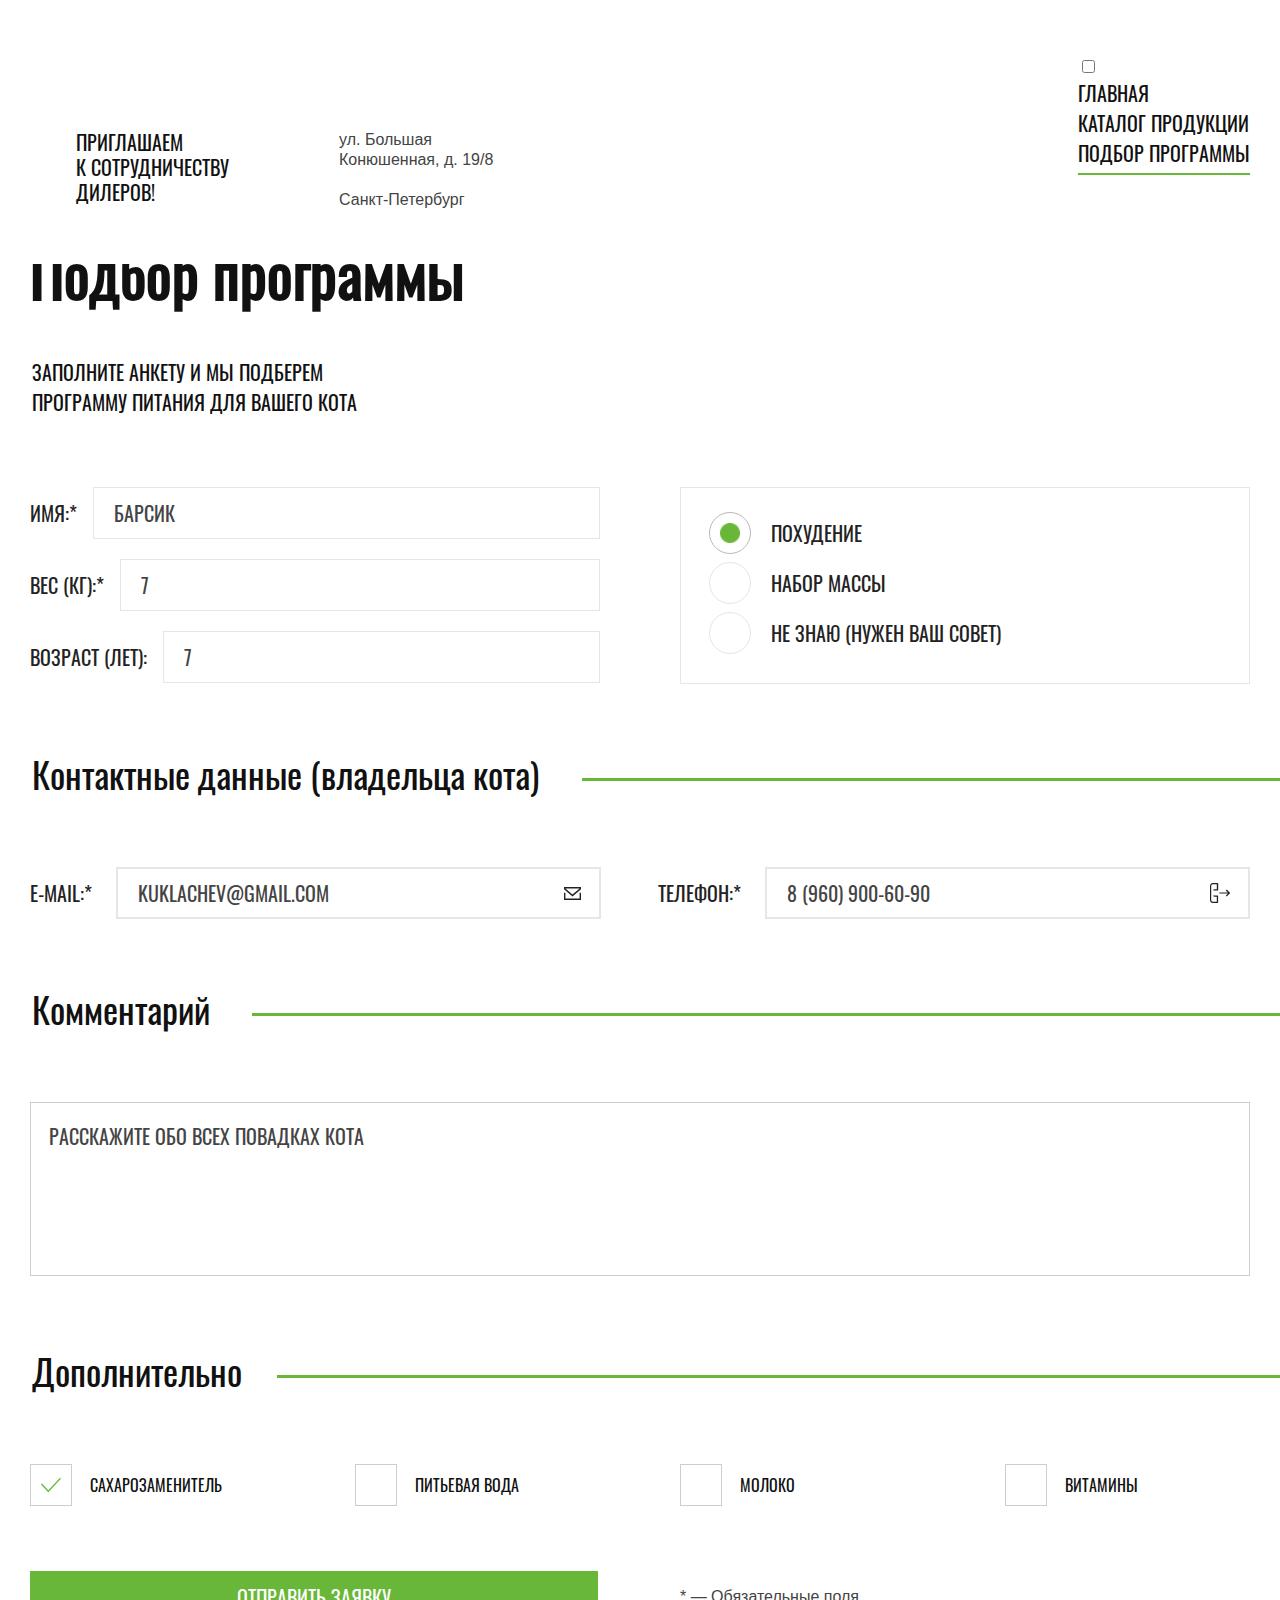
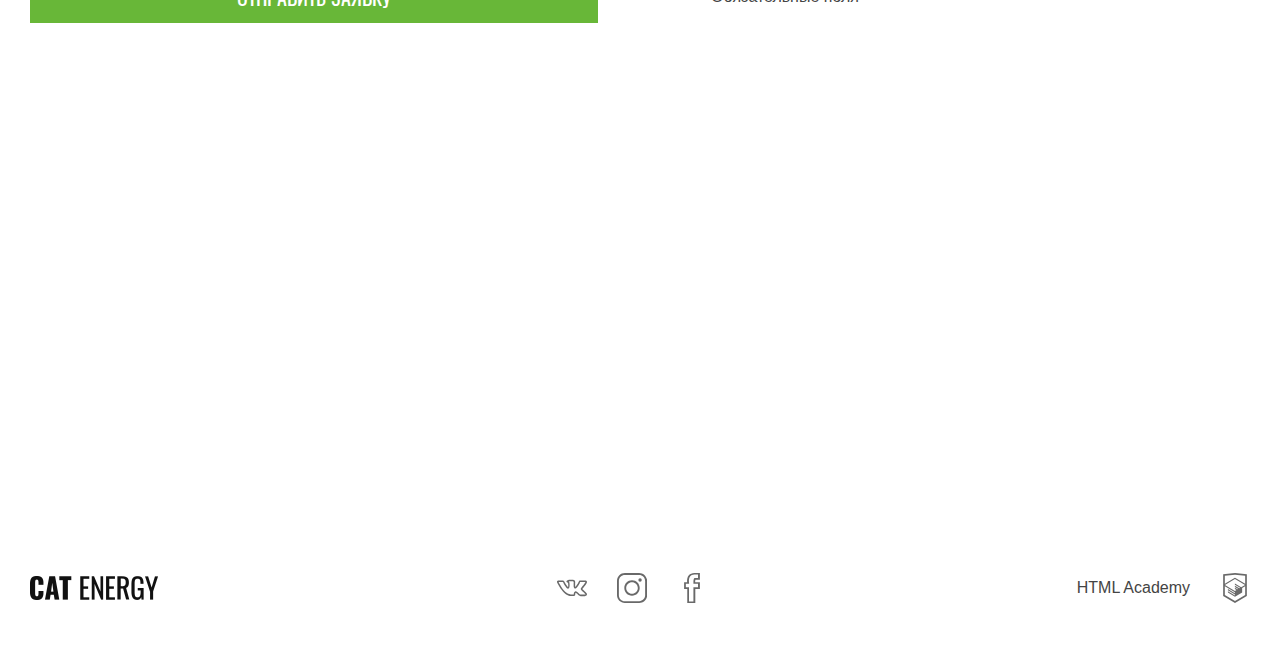
<file: program/program.html>
<!DOCTYPE html>
<html lang="ru">
  <head>
    <meta charset="UTF-8" />
    <meta http-equiv="X-UA-Compatible" content="IE=edge" />
    <meta name="viewport" content="width=device-width, initial-scale=1.0" />
    <title>Подбор программы</title>
    <link rel="stylesheet" href="./styles/index.css" />
    <script
      src="https://api-maps.yandex.ru/2.1/?apikey=64c6d996-a560-4a89-a3d6-53d2acb0ecc7&lang=ru_RU"
      type="text/javascript"
    ></script>
    <script src="./js/map.js"></script>
  </head>
  <body>
    <main class="main">
      <div class="header__wrapper">
        <header class="header container">
          <a class="header__logo-link" href="#">
            <picture>
              <source
                media="(max-width:667px)"
                srcset="../img/logo-mobile.svg"
              />
              <source
                media="(max-width:812px)"
                srcset="../img/logo-tablet.svg"
              />

              <img
                class="header__logo--desktop"
                src="../img/logo_cat_energy.svg"
                alt="Логотип Cat Energy"
              />
            </picture>
          </a>
          <img
            class="header__header__logo"
            src="../img/logo-mobile-header.svg"
            width="100"
            height="18"
            alt="Мобильное лого Cat Energy"
          />

          <nav class="header__nav" role="navigation">
            <div id="header__nav__toggle">
              <input type="checkbox" />
              <span></span>
              <span></span>
              <span></span>
              <ul id="header__nav--list">
                <li class="header__item">
                  <a class="header__link" href="#">Главная</a>
                </li>
                <li class="header__item">
                  <a class="header__link" href="#">Каталог продукции</a>
                </li>
                <li class="header__item">
                  <a class="header__link header__link--active" href="#"
                    >Подбор программы</a
                  >
                </li>
              </ul>
            </div>
          </nav>
        </header>
      </div>

      <div class="select-program container">
        <h2 class="select-program__title title">Подбор программы</h2>
        <form class="select-program__form" action="" method="GET">
          <legend class="select-program__decription">
            Заполните анкету и мы подберем программу питания для вашего кота
          </legend>
          <div class="select-program__wrap">
            <ul class="select-program__input-data">
              <li class="select-program__item">
                <label class="select-program__text" for="name">Имя:*</label>
                <input
                  class="select-program__input"
                  id="name"
                  type="text"
                  name="name"
                  placeholder="Барсик"
                />
              </li>
              <li class="select-program__item">
                <label class="select-program__text" for="weight"
                  >Вес (кг):*</label
                >
                <input
                  class="select-program__input"
                  id="weight"
                  type="number"
                  name="weight"
                  placeholder="7"
                />
              </li>
              <li class="select-program__item">
                <label class="select-program__text" for="age"
                  >Возраст (лет):</label
                >
                <input
                  class="select-program__input"
                  id="age"
                  type="number"
                  name="age"
                  placeholder="7"
                />
              </li>
            </ul>
            <ul class="select-program__radio-data">
              <li class="select-program__item-radio">
                <input
                  class="select-program__radio"
                  id="slimming"
                  type="radio"
                  name="target"
                  checked
                />
                <label class="select-program__text" for="slimming"
                  >Похудение</label
                >
              </li>
              <li class="select-program__item-radio">
                <input
                  class="select-program__radio"
                  id="weight-gain"
                  type="radio"
                  name="target"
                />
                <label class="select-program__text" for="weight-gain"
                  >Набор массы</label
                >
              </li>
              <li class="select-program__item-radio">
                <input
                  class="select-program__radio"
                  id="not-know"
                  type="radio"
                  name="target"
                />
                <label class="select-program__text" for="not-know"
                  >Не знаю (Нужен ваш совет)</label
                >
              </li>
            </ul>
          </div>

          <fieldset class="contacts">
            <div class="subtitle__line contacts__subtitle__line"></div>
            <legend class="contacts__subtitle subtitle">
              Контактные данные (владельца кота)
            </legend>
            <ul class="contacts__data" role="none">
              <li class="contacts__item">
                <label class="contacts__text" for="mail">E-mail:*</label>
                <input
                  class="contacts__input"
                  id="mail"
                  type="email"
                  name="mail"
                  placeholder="kuklachev@gmail.com"
                />
                <svg class="contacts__pic-mail">
                  <use xlink:href="../img/sprite.svg#icon-mail"></use>
                </svg>
              </li>
              <li class="contacts__item">
                <label class="contacts__text" for="phone">Телефон:*</label>
                <input
                  class="contacts__input"
                  id="phone"
                  type="tel"
                  name="phone"
                  placeholder="8 (960) 900-60-90"
                />
                <svg class="contacts__pic-phone">
                  <use xlink:href="../img/sprite.svg#icon-phone"></use>
                </svg>
              </li>
            </ul>
          </fieldset>

          <fieldset class="comments">
            <div class="subtitle__line"></div>
            <legend class="comments__subtitle subtitle">Комментарий</legend>
            <textarea
              class="comments__textarea"
              name="text"
              placeholder="Расскажите обо всех повадках кота"
            ></textarea>
          </fieldset>

          <fieldset class="additionally">
            <div class="subtitle__line"></div>
            <legend class="additionally__subtitle subtitle">
              Дополнительно
            </legend>
            <ul class="additionally__list">
              <li class="additionally__item">
                <input
                  class="additionally__input"
                  id="sweetener"
                  type="checkbox"
                  name="sweetener"
                  checked
                />
                <label class="additionally__text" for="sweetener"
                  >Сахарозаменитель</label
                >
              </li>
              <li class="additionally__item">
                <input
                  class="additionally__input"
                  id="water"
                  type="checkbox"
                  name="water"
                />
                <label class="additionally__text" for="water"
                  >Питьевая вода</label
                >
              </li>
              <li class="additionally__item">
                <input
                  class="additionally__input"
                  id="milk"
                  type="checkbox"
                  name="milk"
                />
                <label class="additionally__text" for="milk">Молоко</label>
              </li>
              <li class="additionally__item">
                <input
                  class="additionally__input"
                  id="vitamins"
                  type="checkbox"
                  name="vitamins"
                />
                <label class="additionally__text" for="vitamins"
                  >Витамины</label
                >
              </li>
            </ul>
          </fieldset>
          <div class="select-program__submit">
            <input
              class="select-program__btn button"
              type="submit"
              value="Отправить заявку"
            />
            <p class="select-program__required-fields">* — Обязательные поля</p>
          </div>
        </form>
      </div>

      <section class="maps">
        <div class="container">
          <div class="map__content">
            <p class="map__cooperation">
              Приглашаем <br />
              к сотрудничеству дилеров!
            </p>
            <div class="map__text-wrap">
              <p class="map__adress">ул. Большая Конюшенная, д. 19/8</p>
              <p class="map__adress">Санкт-Петербург</p>
            </div>
          </div>
        </div>

        <div id="map"></div>
      </section>
    </main>
    <footer class="footer">
      <div class="footer__wrapper container">
        <a class="footer__link" href="#">
          <img
            class="footer__logo"
            src="../img/footer-logo.svg"
            width="128"
            height="24"
            alt="Логотип Cat Energy"
          />
        </a>

        <ul class="footer-socials">
          <li class="footer__item">
            <a class="footer__link" href="#">
              <svg class="footer__img">
                <use xlink:href="../img/sprite.svg#icon-vk"></use>
              </svg>
            </a>
          </li>
          <li class="footer__item">
            <a class="footer__link" href="#">
              <svg class="footer__img">
                <use xlink:href="../img/sprite.svg#icon-insta"></use>
              </svg>
            </a>
          </li>
          <li class="footer__item">
            <a class="footer__link" href="#">
              <svg class="footer__img">
                <use xlink:href="../img/sprite.svg#icon-fb"></use>
              </svg>
            </a>
          </li>
        </ul>
        <div class="footer__copyright copyright">
          <p class="copyright__text">HTML Academy</p>
          <a class="copyright__link" href="#"
            ><svg class="footer__img">
              <use xlink:href="../img/sprite.svg#logo-htmlacademy"></use>
            </svg>
          </a>
        </div>
      </div>
    </footer>
  </body>
</html>
</file>
<file: styles/index.css>
@import url("./fonts.css");
@import url("./header.css");
@import url("./categories.css");
@import url("./advantages.css");
@import url("./example.css");
@import url("./map.css");
@import url("./footer.css");

html,
body {
  margin: 0;
  padding: 0;
  font-weight: 400;
  font-family: "Oswald", "Open Sans", sans-serif;
  text-transform: uppercase;
  color: #111111;
}

h1,
h2,
h3 {
  margin: 0;
}

img,
svg {
  display: block;
  max-width: 100%;
  height: auto;
}

ul,
ol {
  margin: 0;
  padding: 0;
  list-style: none;
}

p {
  margin: 0;
  font: inherit;
}

b {
  display: block;
  font: inherit;
}

i {
  font-style: normal;
}

a,
button {
  transition: all 0.1s ease-in;
  text-decoration: none;
  text-transform: uppercase;
}

a[href^="tel"] {
  color: inherit;
}

button {
  margin: 0;
  padding: 0;
  font: inherit;
  color: inherit;
  text-decoration: none;
  background-color: rgba(0, 0, 0, 0);
  box-shadow: none;
  text-shadow: none;
  border: 0;
}

button:hover {
  cursor: pointer;
}

* {
  -webkit-text-size-adjust: none;
  box-sizing: border-box;
}

.container {
  margin: 0 auto;
  max-width: 1220px;
}

.main__wrapper {
  margin: 0 auto;
  max-width: 1440px;
}

.description {
  font-size: 16px;
  line-height: 24px;
  color: #444444;
  font-family: "Arial", sans-serif;
  text-transform: none;
}

.title {
  font-size: 60px;
  text-transform: none;
}

@media (max-width: 1220px) {
  .container {
    max-width: 950px;
  }
}

@media (max-width: 1024px) {
  .container {
    max-width: 780px;
  }
}

@media (max-width: 812px) {
  .container {
    max-width: 708px;
  }
}

@media (max-width: 667px) {
  .container {
    max-width: 400px;
  }

}

@media (max-width: 414px) {
  .container {
    max-width: 280px;
  }

  .title {
    font-size: 36px;
  }

  .description {
    font-size: 14px;
    line-height: 20px;
  }
}
</file>
<file: catalog/styles/index.css>
@import url("./fonts.css");
@import url("./header.css");
@import url("./catalog.css");
@import url("./map.css");
@import url("./footer.css");
@import url("./more-goods.css");

html,
body {
  margin: 0;
  padding: 0;
  font-weight: 400;
  background-color: #ffffff;
  font-family: "Oswald", "Open Sans", sans-serif;
  text-transform: uppercase;
  color: #111111;
}

h1,
h2,
h3 {
  margin: 0;
}

img,
svg {
  display: block;
  max-width: 100%;
  height: auto;
}

ul,
ol {
  margin: 0;
  padding: 0;
  list-style: none;
}

p {
  margin: 0;
  font: inherit;
}

b {
  display: block;
  font: inherit;
}

i {
  font-style: normal;
}

a,
button {
  transition: all 0.1s ease-in;
  text-decoration: none;
  text-transform: uppercase;
  outline: none;
}

a[href^="tel"] {
  color: inherit;
}

button {
  margin: 0;
  padding: 0;
  font: inherit;
  color: inherit;
  text-decoration: none;
  background-color: rgba(0, 0, 0, 0);
  box-shadow: none;
  text-shadow: none;
  border: 0;
}

button:hover {
  cursor: pointer;
}

* {
  -webkit-text-size-adjust: none;
  box-sizing: border-box;
}

.container {
  margin: 0 auto;
  max-width: 1220px;
}

.main__wrapper {
  margin: 0 auto;
  max-width: 1440px;
}

.description {
  font-size: 16px;
  line-height: 24px;
  color: #444444;
  font-family: "Arial", sans-serif;
  text-transform: none;
}

.title {
  font-size: 60px;
  text-transform: none;
}

@media (max-width: 1220px) {
  .container {
    max-width: 950px;
  }
}

@media (max-width: 1024px) {
  .container {
    max-width: 780px;
  }
}

@media (max-width: 812px) {
  .container {
    max-width: 708px;
  }
}

@media (max-width: 667px) {
  .container {
    max-width: 400px;
  }
  .title {
    font-size: 50px;
  }
}

@media (max-width: 414px) {
  .container {
    max-width: 280px;
  }

  .title {
    font-size: 36px;
  }

  .description {
    font-size: 14px;
    line-height: 20px;
  }
}
</file>
<file: program/styles/index.css>
@import url("./fonts.css");
@import url("./header.css");
@import url("./select-program.css");
@import url("./contacts.css");
@import url("./comments.css");
@import url("./additionally.css");
@import url("./map.css");
@import url("./footer.css");

html,
body {
  margin: 0;
  padding: 0;
  font-weight: 400;
  background-color: #ffffff;
  font-family: "Oswald", "Open Sans", sans-serif;
  text-transform: uppercase;
  color: #111111;
  z-index: 100;
}

h1,
h2,
h3 {
  margin: 0;
}

fieldset {
  border: none;
  margin: 0;
  padding: 0;
}

img,
svg {
  display: block;
  max-width: 100%;
  height: auto;
}

ul,
ol {
  margin: 0;
  padding: 0;
  list-style: none;
}

p {
  margin: 0;
  font: inherit;
}

b {
  display: block;
  font: inherit;
}

i {
  font-style: normal;
}

a,
button {
  transition: all 0.1s ease-in;
  text-decoration: none;
  text-transform: uppercase;
  outline: none;
}

a[href^="tel"] {
  color: inherit;
}

button {
  margin: 0;
  padding: 0;
  font: inherit;
  color: inherit;
  text-decoration: none;
  background-color: rgba(0, 0, 0, 0);
  box-shadow: none;
  text-shadow: none;
  border: 0;
}

button:hover {
  cursor: pointer;
}

* {
  -webkit-text-size-adjust: none;
  box-sizing: border-box;
}

.container {
  margin: 0 auto;
  max-width: 1220px;
}

.main__wrapper {
  margin: 0 auto;
  max-width: 1440px;
}

.description {
  font-size: 16px;
  line-height: 24px;
  color: #444444;
  font-family: "Arial", sans-serif;
  text-transform: none;
}

.title {
  font-size: 60px;
  text-transform: none;
}

.subtitle {
  font-size: 36px;
  text-transform: none;
  color: #111111;
  line-height: 1;
  text-align: left;
  position: relative;
  z-index: 300;
}

.subtitle__line {
  width: 100vw;
  position: relative;
  left: 50%;
  right: 50%;
  margin-left: -50vw;
  margin-right: -50vw;
  border-bottom: 3px solid #68b738;
  z-index: 100;
  bottom: 14px;
}

.contacts__subtitle::before {
  content: "";
  position: absolute;
  top: 22px;
  left: -33px;
  width: 585px;
  height: 6px;
  background-color: #ffffff;
  z-index: -100;
}

.comments__subtitle::before {
  content: "";
  position: absolute;
  top: 21px;
  left: -33px;
  width: 255px;
  height: 6px;
  background-color: #ffffff;
  z-index: -100;
}

.additionally__subtitle::before {
  content: "";
  position: absolute;
  top: 22px;
  left: -33px;
  width: 280px;
  height: 6px;
  background-color: #ffffff;
  z-index: -100;
}

@media (max-width: 1220px) {
  .container {
    max-width: 950px;
  }

  .contacts__subtitle::before {
    top: 20px;
    height: 8px;
  }
}

@media (max-width: 1024px) {
  .container {
    max-width: 780px;
  }
}

@media (max-width: 812px) {
  .container {
    max-width: 708px;
  }
}

@media (max-width: 768px) {
  .subtitle {
    margin-left: 40px;
  }
}

@media (max-width: 667px) {
  .container {
    max-width: 400px;
  }
  .title {
    font-size: 50px;
  }

  .subtitle {
    margin-left: 0px;
  }

  .contacts__subtitle::before {
    width: 355px;
  }

  .contacts__subtitle__line {
    bottom: 50px;
  }
}

@media (max-width: 414px) {
  .container {
    max-width: 280px;
  }

  .title {
    font-size: 36px;
  }

  .description {
    font-size: 14px;
    line-height: 20px;
  }
  .contacts__subtitle::before {
    left: 40px;
    width: 355px;
  }

  .subtitle {
    font-size: 24px;
  }

  .contacts__subtitle::before {
    left: -20px;
    top: 10px;
    width: 240px;
  }

  .subtitle__line {
    bottom: 10px;
  }

  .contacts__subtitle__line {
    bottom: 35px;
  }

  .comments__subtitle::before {
    top: 12px;
    width: 190px;
  }

  .additionally__subtitle::before {
    top: 12px;
    width: 210px;
  }
}
</file>
